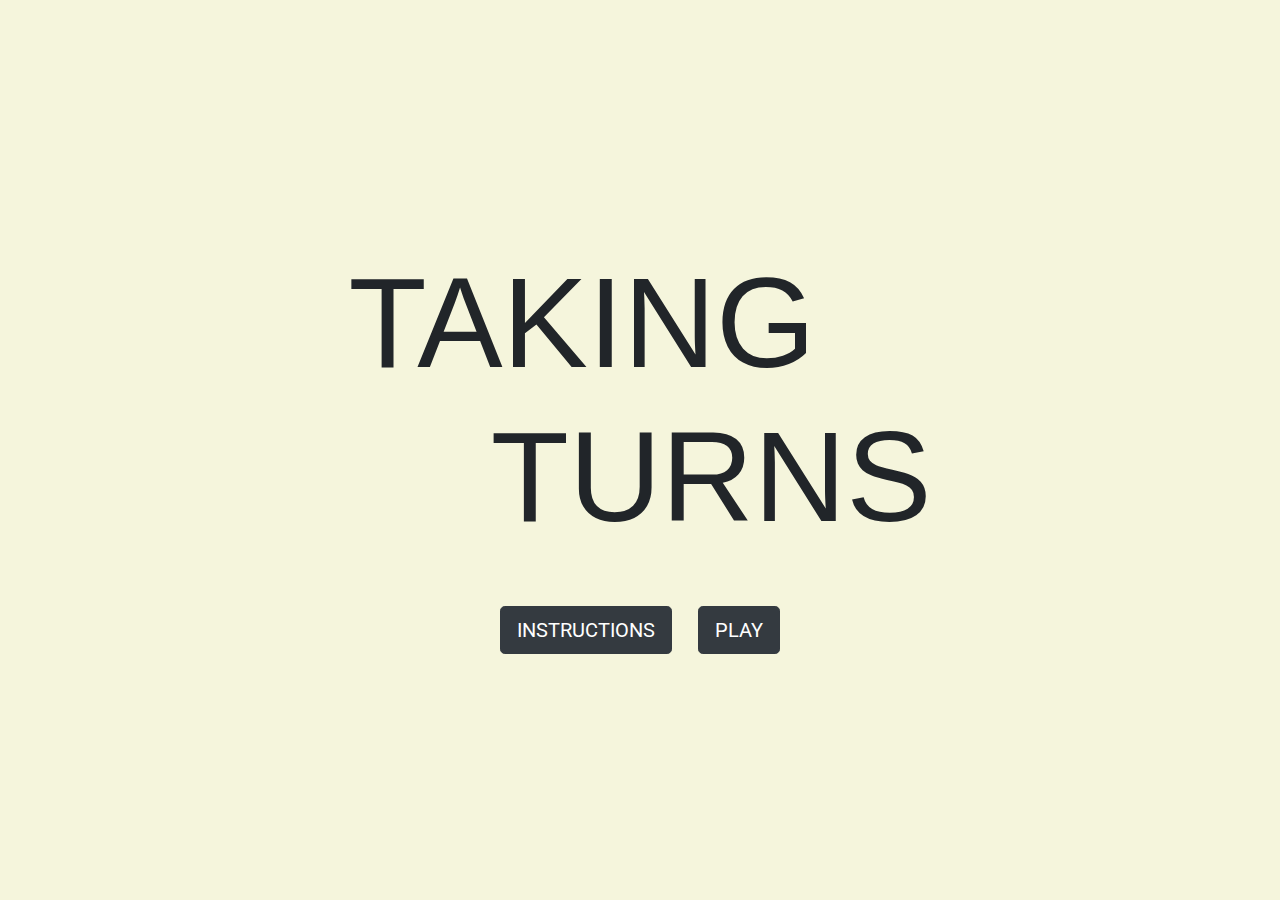
<file: index.html>
<!DOCTYPE html>
<html>
<head>
	<title>Taking Turns</title>
	<link rel="stylesheet" href="./custom.css" type="text/css">
</head>
<body>
    <div id="root" style="height: 100vh; background: beige;">
		<div class="App" class="d-flex justify-content-center align-items-center">
        	<head>
				<link rel="stylesheet" href="https://maxcdn.bootstrapcdn.com/bootstrap/4.4.1/css/bootstrap.min.css">
				<script src="https://ajax.googleapis.com/ajax/libs/jquery/3.4.1/jquery.min.js"></script>
				<script src="https://cdnjs.cloudflare.com/ajax/libs/popper.js/1.16.0/umd/popper.min.js"></script>
				<script src="https://maxcdn.bootstrapcdn.com/bootstrap/4.4.1/js/bootstrap.min.js"></script>
                <link href='http://fonts.googleapis.com/css?family=Roboto' rel='stylesheet'  type='text/css'>
			</head>
            <div class="col screen d-flex justify-content-center align-items-center" style="height: 100vh; flex-direction: column;">
                <div class="row">
                    <div class="row">
                        <h1 class="title">TAKING<br/>&nbsp;&nbsp;&nbsp;&nbsp;TURNS</h1>
                    </div>
                </div>
                <div class = "row" style="margin-top: 5vh">
                        <a href="./instructions.html"><button type="button" class= "btn btn-dark btn-lg">INSTRUCTIONS</button></a>
                        <a href="./racers.html"><button type="button" class= "btn btn-dark btn-lg" style="margin-left:2vw">PLAY</button></a>                
                </div>
            </div>
        </div>
    </div>
</body>
</html>
</file>
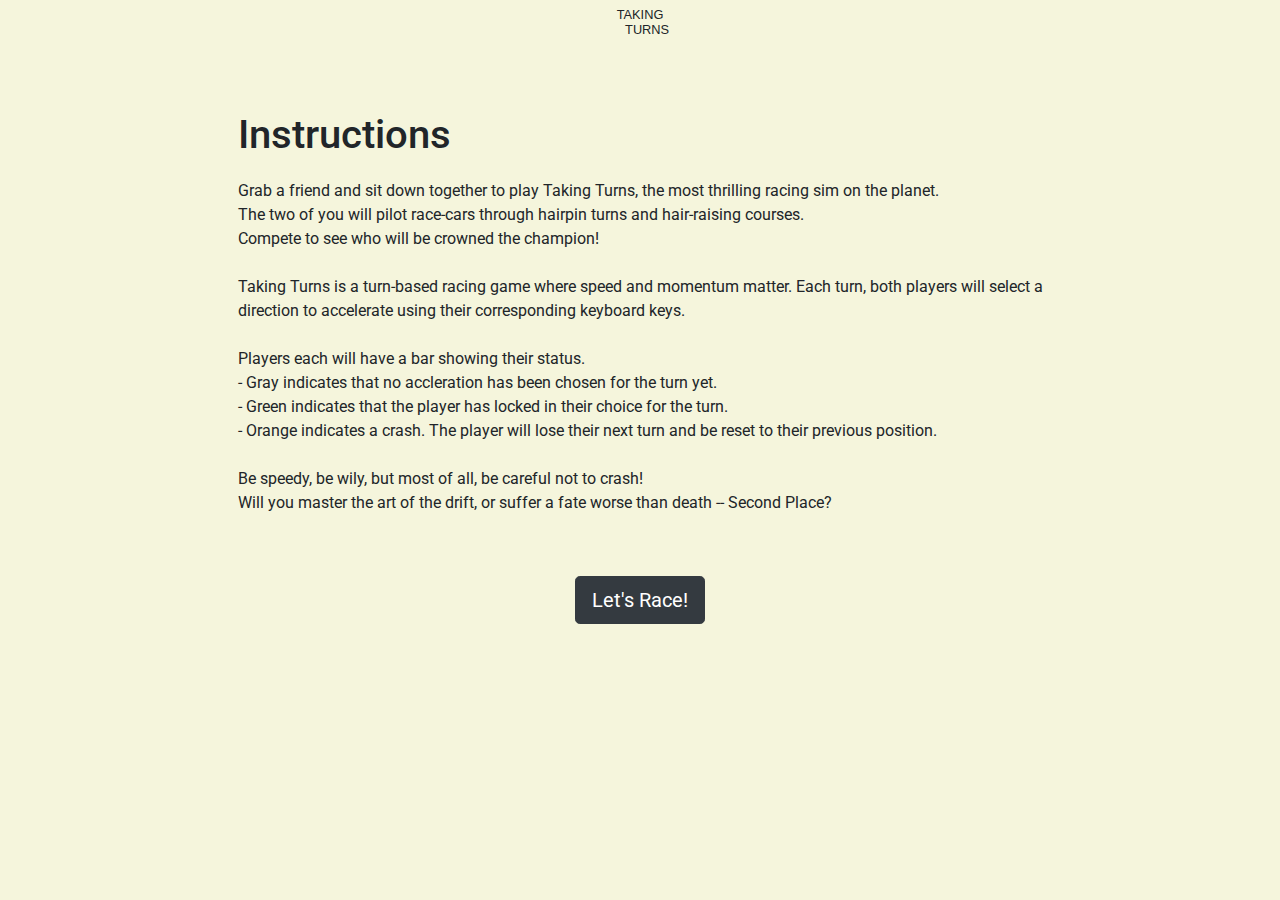
<file: instructions.html>
<!DOCTYPE html>
<html>
<head>
	<title>Taking Turns</title>
	<link rel="stylesheet" href="./custom.css" type="text/css">
</head>
<body>
    <div id="root" style="height: 100vh; background: beige;">
		<div class="App" class="d-flex justify-content-center align-items-center" style="background: beige;">
        	<head>
				<link rel="stylesheet" href="https://maxcdn.bootstrapcdn.com/bootstrap/4.4.1/css/bootstrap.min.css">
				<script src="https://ajax.googleapis.com/ajax/libs/jquery/3.4.1/jquery.min.js"></script>
				<script src="https://cdnjs.cloudflare.com/ajax/libs/popper.js/1.16.0/umd/popper.min.js"></script>
				<script src="https://maxcdn.bootstrapcdn.com/bootstrap/4.4.1/js/bootstrap.min.js"></script>
                <link href='http://fonts.googleapis.com/css?family=Roboto' rel='stylesheet'  type='text/css'>
			</head>
            <div class="display-block d-flex justify-content-center align-items-center">
                <a href ="/index.html">
                <button class="btn">
                    <h1 class="logo">TAKING<br/>&nbsp;&nbsp;&nbsp;&nbsp;TURNS</h1>
                </button>
                </a>
            </div>
            <div class="screen d-flex justify-content-center align-items-center" style="height: 70vh; flex-direction: column;">
                <div>
                    <h1 id="instructions">Instructions</h1>
                    <p>
                        Grab a friend and sit down together to play Taking Turns, the most thrilling racing sim on the planet.<br> 
                        The two of you will pilot race-cars through hairpin turns and hair-raising courses.<br>
                        Compete to see who will be crowned the champion!<br>
                        <br>
                        Taking Turns is a turn-based racing game where speed and momentum matter. Each turn, both players will select a <br>
                        direction to accelerate using their corresponding keyboard keys. <br>
                        <br>
                        Players each will have a bar showing their status. <br>
                        - Gray indicates that no accleration has been chosen for the turn yet. <br>
                        - Green indicates that the player has locked in their choice for the turn. <br>
                        - Orange indicates a crash. The player will lose their next turn and be reset to their previous position. <br>
                       <br>
                        Be speedy, be wily, but most of all, be careful not to crash! <br>
                        Will you master the art of the drift, or suffer a fate worse than death -- Second Place? 
                    </p>
                </div>
                <div class = "row" style="margin-top: 5vh;">
                    <a href="./racers.html"><button id="zoom" type="button" class= "btn btn-dark btn-lg">Let's Race!</button></a>
                </div>
            </div>
        </div>
    </div>
</body>
</html>
</file>
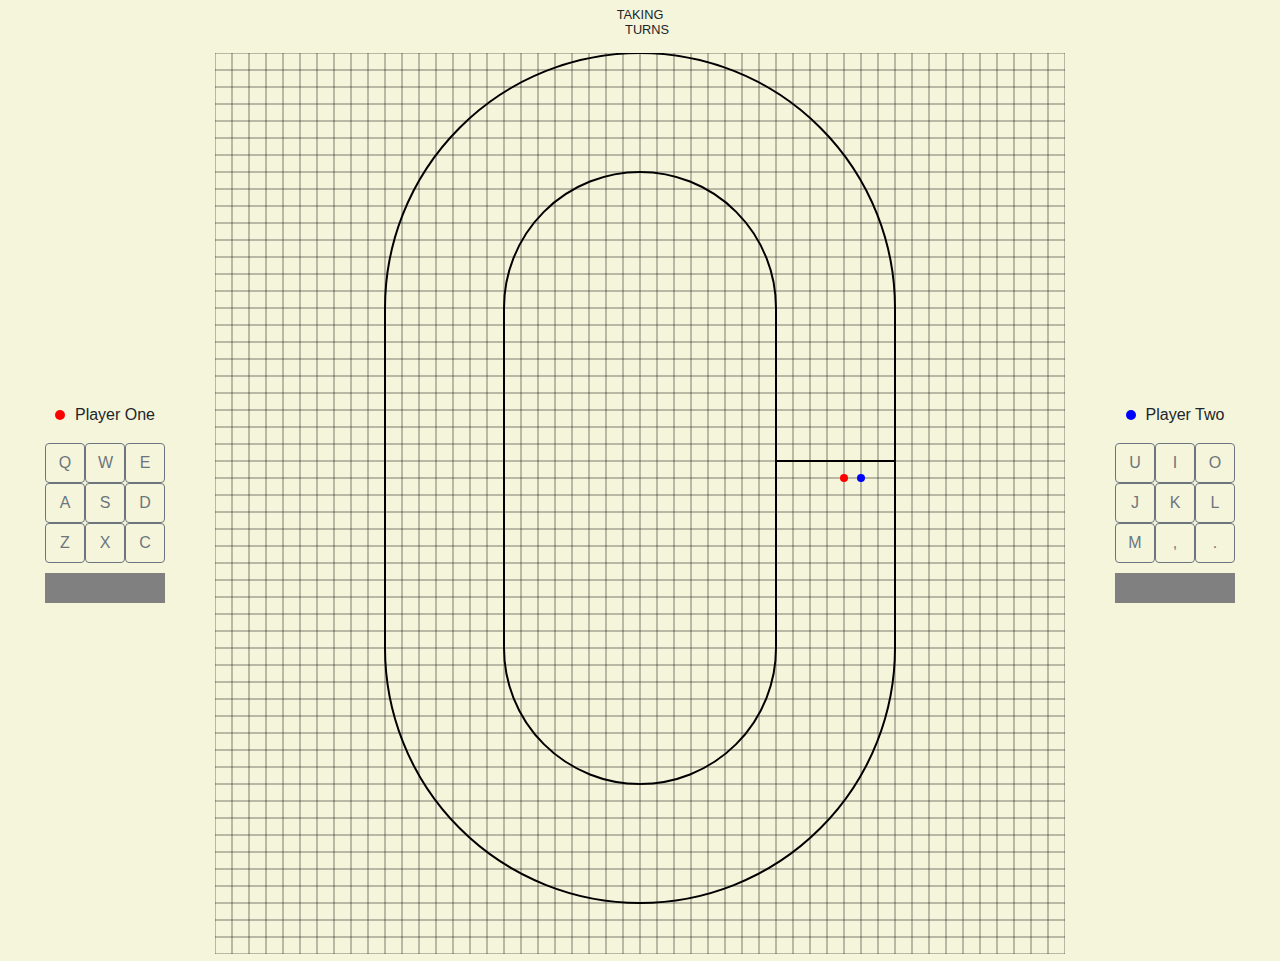
<file: racers.html>
<!DOCTYPE html>
<html>
<head>
	<title>Taking Turns</title>
	<link rel="stylesheet" href="./custom.css" type="text/css">
</head>
<body>
	<div id="root">
		<div class="App" style="background: beige;">
			<head>
				<link rel="stylesheet" href="https://maxcdn.bootstrapcdn.com/bootstrap/4.4.1/css/bootstrap.min.css">
				<script src="https://ajax.googleapis.com/ajax/libs/jquery/3.4.1/jquery.min.js"></script>
				<script src="https://cdnjs.cloudflare.com/ajax/libs/popper.js/1.16.0/umd/popper.min.js"></script>
				<script src="https://maxcdn.bootstrapcdn.com/bootstrap/4.4.1/js/bootstrap.min.js"></script>
			</head>
            <div class="display-block d-flex justify-content-center align-items-center">
                <a href ="/index.html">
                <button class="btn">
                    <h1 class="logo">TAKING<br/>&nbsp;&nbsp;&nbsp;&nbsp;TURNS</h1>
                </button>
                </a>
            </div>
			<div class="screen d-flex justify-content-center align-items-center">
				<div id="player1-status">
					<div class="row justify-content-center align-items-baseline">	
						<span class="dot" style="background-color: red;"></span>
						<p class="player-name">Player One</p>
					</div>
					<div class="row no-gutters">
						<div class="col"><button type="button" class="square-button btn btn-outline-secondary">Q</button></div>
						<div class="col"><button type="button" class="square-button btn btn-outline-secondary">W</button></div>
						<div class="col"><button type="button" class="square-button btn btn-outline-secondary">E</button></div>
					</div>
					<div class="row no-gutters">
						<div class="col"><button type="button" class="square-button btn btn-outline-secondary">A</button></div>
						<div class="col"><button type="button" class="square-button btn btn-outline-secondary">S</button></div>
						<div class="col"><button type="button" class="square-button btn btn-outline-secondary">D</button></div>
					</div>
					<div class="row no-gutters">
						<div class="col"><button type="button" class="btn btn-outline-secondary square-button">Z</button></div>
						<div class="col"><button type="button" class="square-button btn btn-outline-secondary">X</button></div>
						<div class="col"><button type="button" class="square-button btn btn-outline-secondary">C</button></div>
					</div>
					<span id="status1" class="status-bar" style="background-color: gray"></span>
				</div>
				<div class="gameboard">
					<canvas id="my-canvas" width="850" height="901"></canvas>
				</div>
				
				<div id="player2-status">
					<div class="row justify-content-center align-items-baseline">	
						<span class="dot" style="background-color: blue;"></span>
						<p class="player-name">Player Two</p>
					</div>
					<div class="row no-gutters">
						<div class="col"><button type="button" class="square-button btn btn-outline-secondary">U</button></div>
						<div class="col"><button type="button" class="square-button btn btn-outline-secondary">I</button></div>
						<div class="col"><button type="button" class="square-button btn btn-outline-secondary">O</button></div>
					</div>
					<div class="row no-gutters">
						<div class="col"><button type="button" class="square-button btn btn-outline-secondary">J</button></div>
						<div class="col"><button type="button" class="square-button btn btn-outline-secondary">K</button></div>
						<div class="col"><button type="button" class="square-button btn btn-outline-secondary">L</button></div>
					</div>
					<div class="row no-gutters">
						<div class="col"><button type="button" class="btn btn-outline-secondary square-button">M</button></div>
						<div class="col"><button type="button" class="square-button btn btn-outline-secondary">,</button></div>
						<div class="col"><button type="button" class="square-button btn btn-outline-secondary">.</button></div>
					</div>
                    <span id="status2" class="status-bar" style="background-color: gray"></span>
				</div>
			</div>
		</div>
	</div>
    <script src="javscript.js"></script>
</body>
</html>
</file>
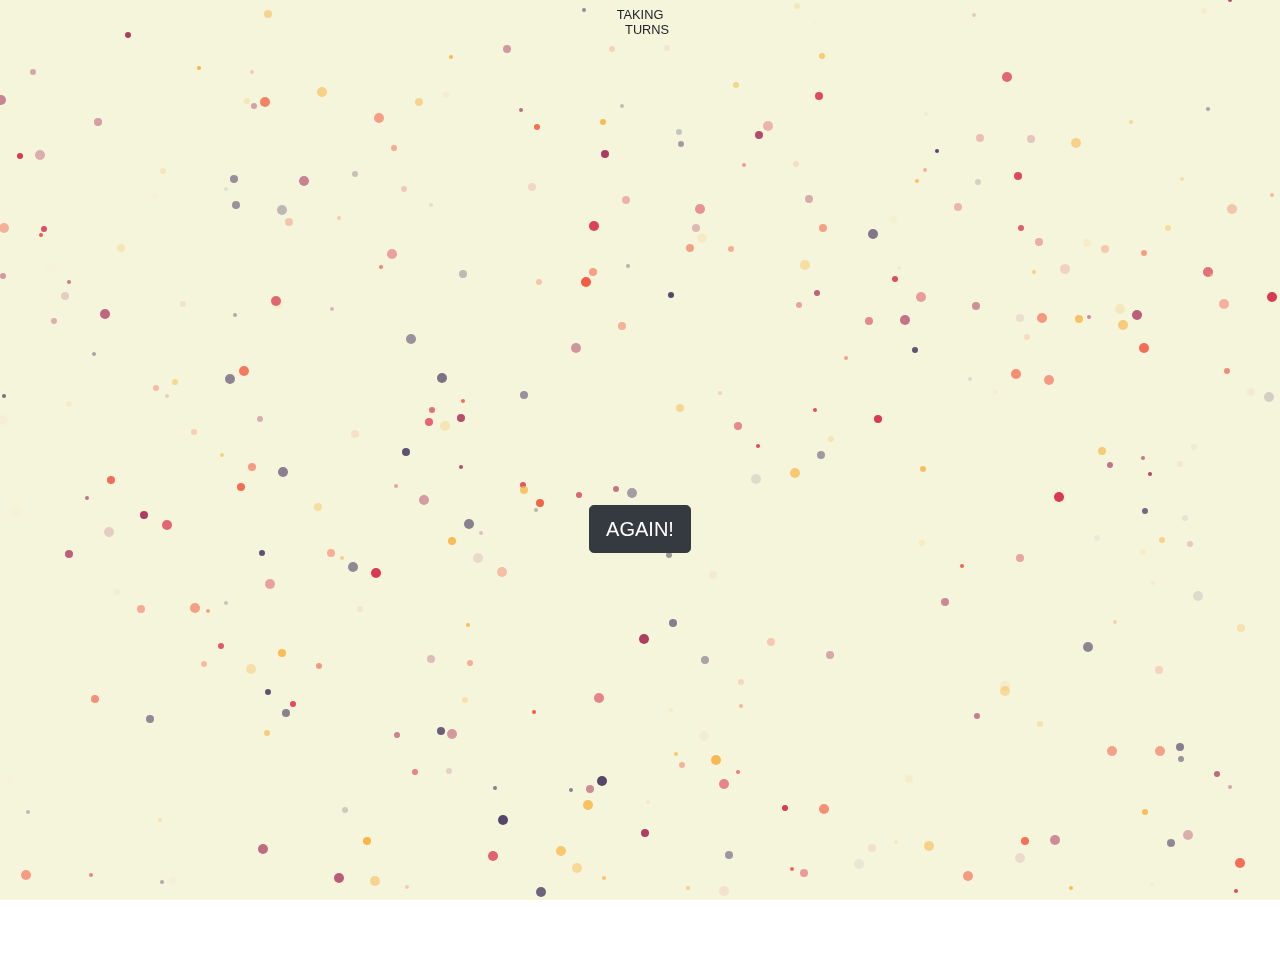
<file: win.html>
<!DOCTYPE html>
<html>
<head>
	<title>Taking Turns</title>
	<link rel="stylesheet" href="./custom.css" type="text/css">
</head>
<body>
    <canvas id="confetti"></canvas>
    <div class="display-block d-flex justify-content-center align-items-center">
        <a href ="/index.html">
        <button class="btn">
            <h1 class="logo">TAKING<br/>&nbsp;&nbsp;&nbsp;&nbsp;TURNS</h1>
        </button>
        </a>
    </div>
    <div class="col screen display-block d-flex justify-content-center align-items-center" style="flex-direction: column; height: 100vh">
        <div class = "row">
            <h1 id="win-message">
                Yeah, nice try bookmarking the win page. Go back and win the game.
            </h1>
        </div>
        <div class = "row" style="margin-top: 5vh">
            <a href="./racers.html"><button type="button" class= "btn btn-dark btn-lg">AGAIN!</button></a>
        </div>
    </div>
    <head>
		<link rel="stylesheet" href="https://maxcdn.bootstrapcdn.com/bootstrap/4.4.1/css/bootstrap.min.css">
        <script src="https://ajax.googleapis.com/ajax/libs/jquery/3.4.1/jquery.min.js"></script>
        <script src="https://cdnjs.cloudflare.com/ajax/libs/popper.js/1.16.0/umd/popper.min.js"></script>
        <script src="https://maxcdn.bootstrapcdn.com/bootstrap/4.4.1/js/bootstrap.min.js"></script>
        <script src="confetti.js"></script>
    </head> 
</body>
</html>
</file>
<file: custom.css>
div#player1-status{
    margin-right: 50px;
}

div#player2-status{
    margin-left: 50px;
}

h1.title {
    font-family: Helvetica, sans-serif;
    font-size: 10vw;
}

h1.logo {
    font-family: Helvetica, sans-serif;
    font-size: 1vw;
}

.play-btn {
    font-family: Roboto, sans-serif;
    font-size: 6hw;
    margin-top: 5vh;
}

h1#instructions {
    margin-bottom: 20px;
}

.player-name {
    padding-left: 10px;
}

.square-button{
    width: 40px;
    height: 40px;
}

.dot {
    height: 10px;
    width: 10px;
    border-radius: 50%;
    display: inline-block;
}

.status-bar {
    margin-top: 10px;
    height: 30px;
    width: 120px;
    display: inline-block;
}

canvas#confetti {
  width: 100%;
  height: 100%;
  display: block;
  position: fixed;
  top: 0;
  left: 0;
  z-index: -9999;
  background: beige;
}
</file>
